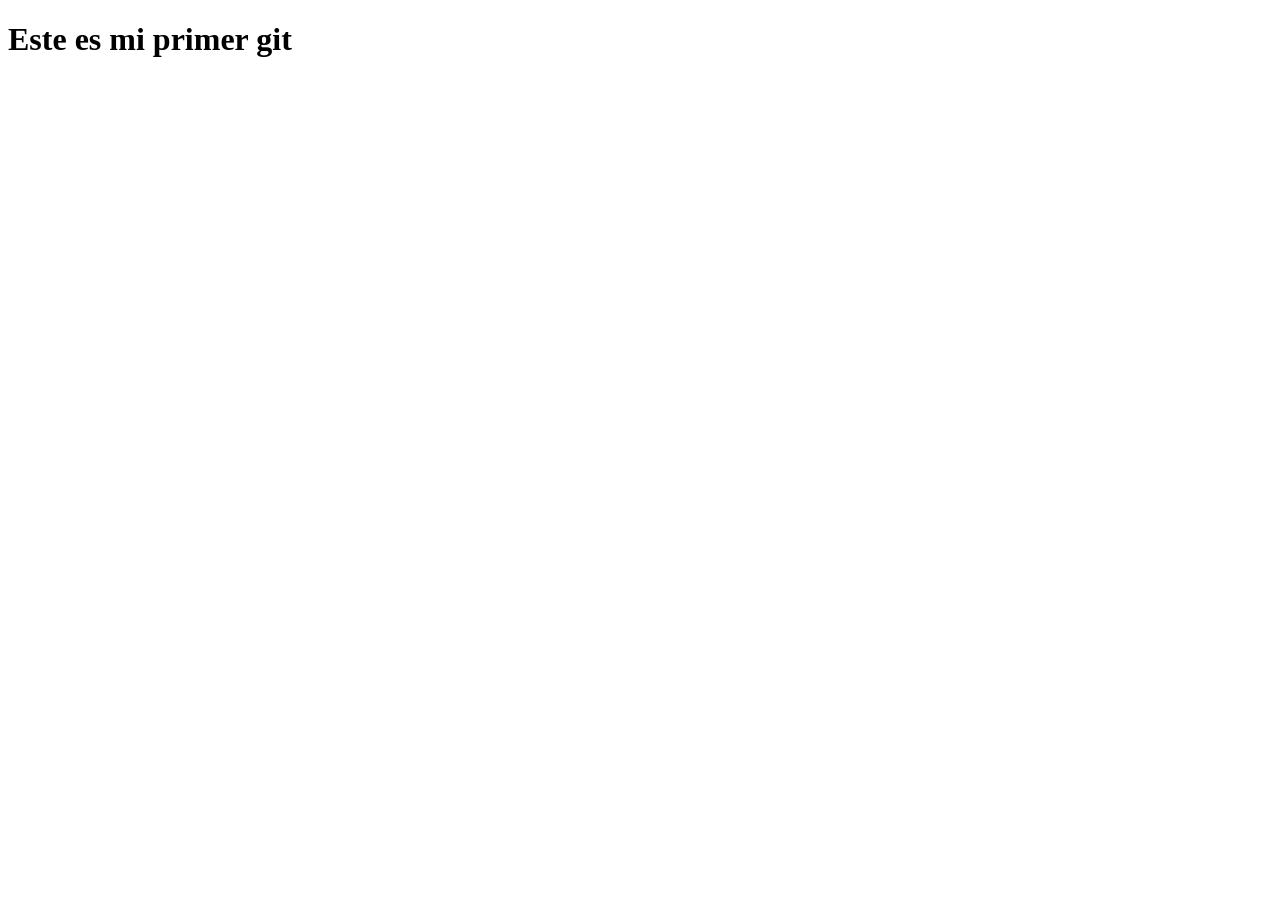
<file: index.html>
<!DOCTYPE html>
<html lang="en">
<head>
    <meta charset="UTF-8">
    <meta name="viewport" content="width=device-width, initial-scale=1.0">
    <title>Document</title>
</head>
<body>
    <h1>Este es mi primer git</h1>
</body>
</html>
</file>
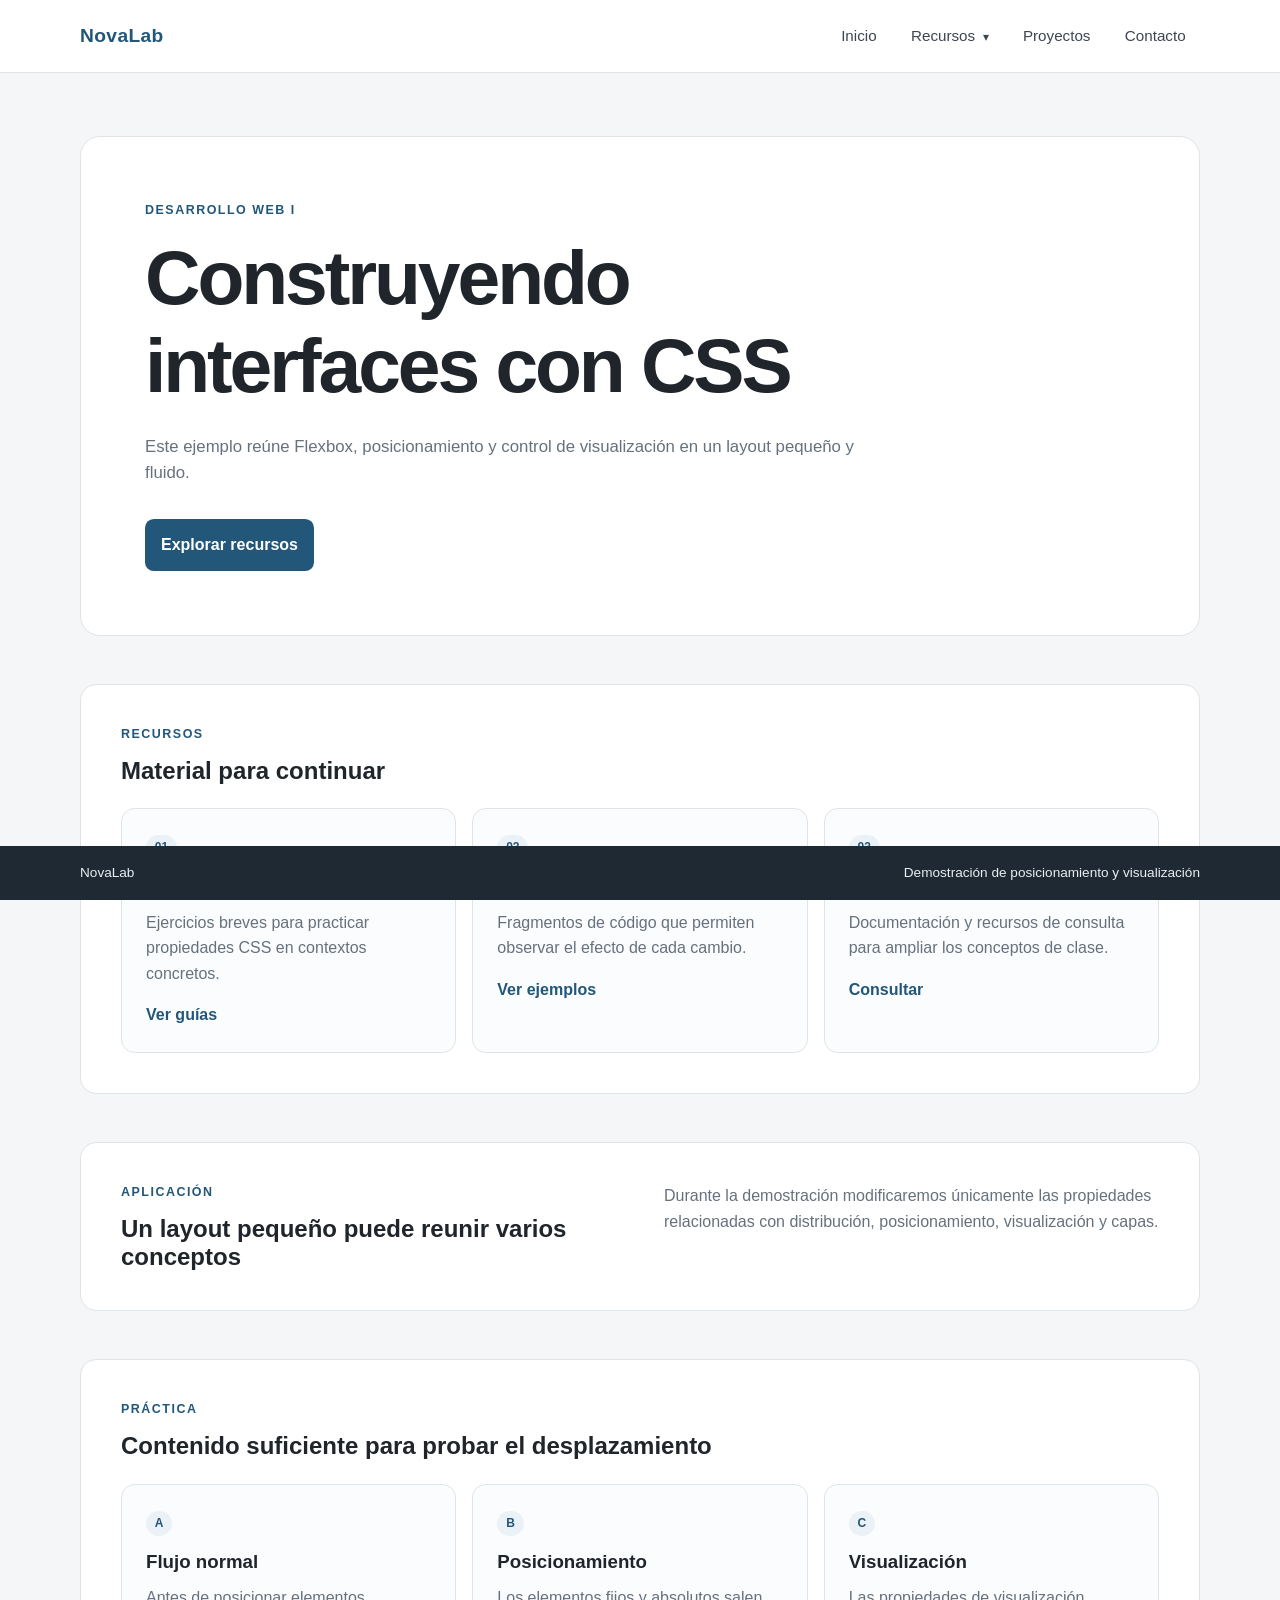
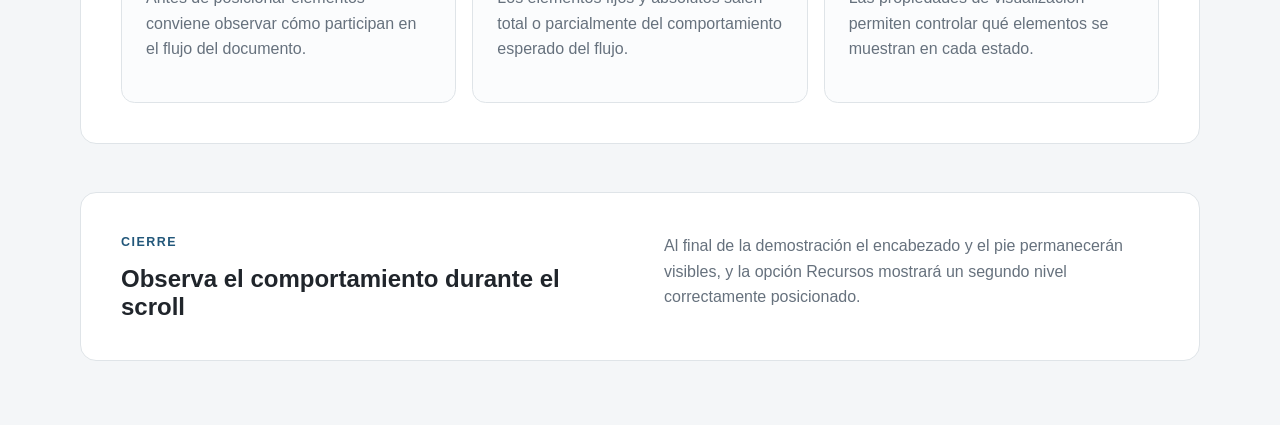
<file: BaseEjemplosSemana4/DemoLayout/index.html>
<!DOCTYPE html>
<html lang="es">
<head>
  <meta charset="UTF-8">
  <meta name="viewport" content="width=device-width, initial-scale=1.0">
  <title>NovaLab | Demostración de layout</title>
  <link rel="stylesheet" href="css/estilos.css">
</head>
<body>
  <header class="site-header">
    <div class="header-inner">
      <a class="brand" href="#inicio">NovaLab</a>

      <nav class="main-nav" aria-label="Navegación principal">
        <ul class="menu">
          <li><a href="#inicio">Inicio</a></li>
          <li class="has-submenu">
            <a href="#recursos">
              Recursos <span class="submenu-arrow" aria-hidden="true">▾</span>
            </a>
            <ul class="submenu">
              <li><a href="#guias">Guías</a></li>
              <li><a href="#ejemplos">Ejemplos</a></li>
              <li><a href="#referencias">Referencias</a></li>
            </ul>
          </li>
          <li><a href="#proyectos">Proyectos</a></li>
          <li><a href="#contacto">Contacto</a></li>
        </ul>
      </nav>
    </div>
  </header>

  <main id="inicio" class="page-content">
    <section class="hero">
      <p class="eyebrow">Desarrollo Web I</p>
      <h1>Construyendo interfaces con CSS</h1>
      <p>
        Este ejemplo reúne Flexbox, posicionamiento y control de visualización
        en un layout pequeño y fluido.
      </p>
      <a class="primary-action" href="#recursos">Explorar recursos</a>
    </section>

    <section id="recursos" class="section-block">
      <div class="section-heading">
        <p class="eyebrow">Recursos</p>
        <h2>Material para continuar</h2>
      </div>

      <div class="card-list">
        <article id="guias" class="card">
          <span class="card-tag">01</span>
          <h3>Guías prácticas</h3>
          <p>Ejercicios breves para practicar propiedades CSS en contextos concretos.</p>
          <a href="#">Ver guías</a>
        </article>

        <article id="ejemplos" class="card">
          <span class="card-tag">02</span>
          <h3>Ejemplos editables</h3>
          <p>Fragmentos de código que permiten observar el efecto de cada cambio.</p>
          <a href="#">Ver ejemplos</a>
        </article>

        <article id="referencias" class="card">
          <span class="card-tag">03</span>
          <h3>Referencias</h3>
          <p>Documentación y recursos de consulta para ampliar los conceptos de clase.</p>
          <a href="#">Consultar</a>
        </article>
      </div>
    </section>

    <section id="proyectos" class="section-block split-section">
      <div>
        <p class="eyebrow">Aplicación</p>
        <h2>Un layout pequeño puede reunir varios conceptos</h2>
      </div>
      <p>
        Durante la demostración modificaremos únicamente las propiedades
        relacionadas con distribución, posicionamiento, visualización y capas.
      </p>
    </section>

    <section class="section-block">
      <div class="section-heading">
        <p class="eyebrow">Práctica</p>
        <h2>Contenido suficiente para probar el desplazamiento</h2>
      </div>
      <div class="card-list">
        <article class="card">
          <span class="card-tag">A</span>
          <h3>Flujo normal</h3>
          <p>Antes de posicionar elementos conviene observar cómo participan en el flujo del documento.</p>
        </article>
        <article class="card">
          <span class="card-tag">B</span>
          <h3>Posicionamiento</h3>
          <p>Los elementos fijos y absolutos salen total o parcialmente del comportamiento esperado del flujo.</p>
        </article>
        <article class="card">
          <span class="card-tag">C</span>
          <h3>Visualización</h3>
          <p>Las propiedades de visualización permiten controlar qué elementos se muestran en cada estado.</p>
        </article>
      </div>
    </section>

    <section id="contacto" class="section-block callout">
      <div>
        <p class="eyebrow">Cierre</p>
        <h2>Observa el comportamiento durante el scroll</h2>
      </div>
      <p>
        Al final de la demostración el encabezado y el pie permanecerán visibles,
        y la opción Recursos mostrará un segundo nivel correctamente posicionado.
      </p>
    </section>
  </main>

  <footer class="site-footer">
    <div class="footer-inner">
      <span>NovaLab</span>
      <span>Demostración de posicionamiento y visualización</span>
    </div>
  </footer>
</body>
</html>
</file>
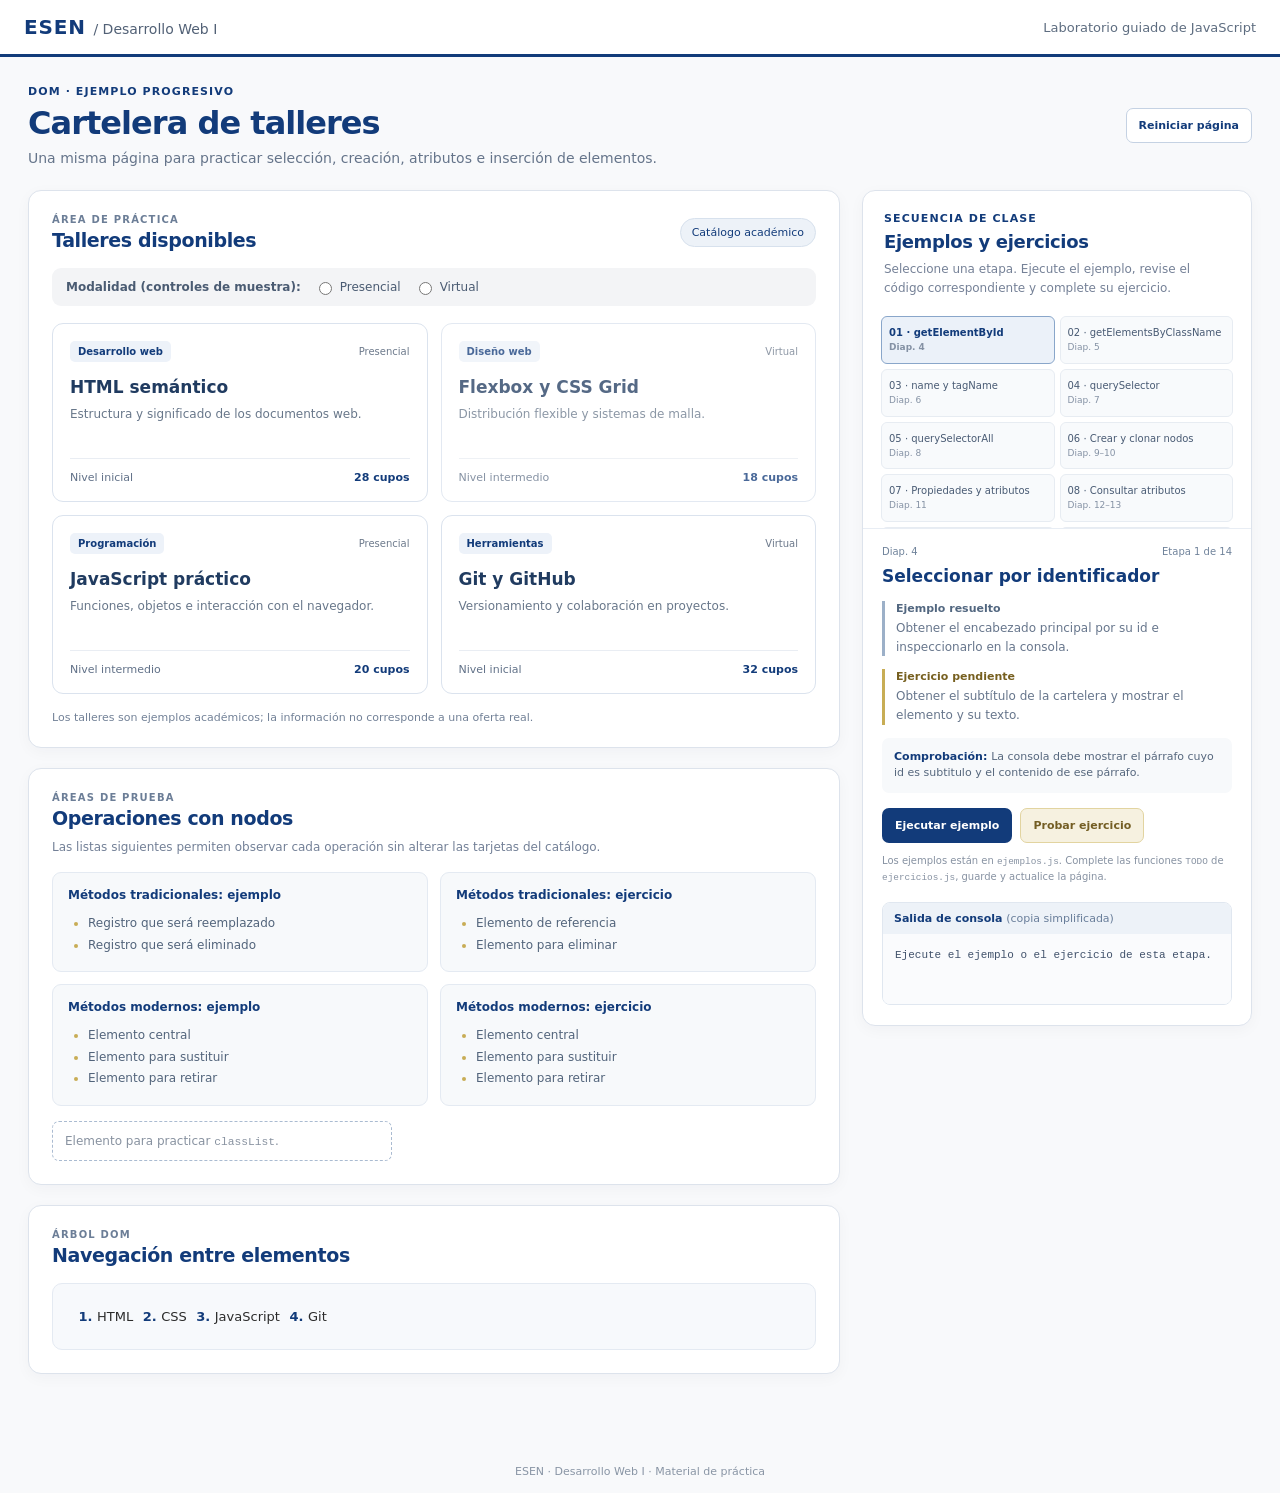
<file: LaboratorioDOM/LaboratorioDOM/index.html>
<!doctype html>
<html lang="es">
<head>
  <meta charset="UTF-8">
  <meta name="viewport" content="width=device-width, initial-scale=1">
  <meta name="description" content="Laboratorio guiado de manipulación del DOM en JavaScript">
  <title>Laboratorio DOM | Desarrollo Web I</title>
  <link rel="stylesheet" href="css/styles.css">
  <script src="js/ejemplos.js" defer></script>
  <script src="js/ejercicios.js" defer></script>
  <script src="js/control.js" defer></script>
</head>
<body>
  <header class="encabezado">
    <div class="marca">ESEN <span class="marca__division">/ Desarrollo Web I</span></div>
    <div class="encabezado__detalle">Laboratorio guiado de JavaScript</div>
  </header>

  <main class="pagina">
    <section class="presentacion">
      <div>
        <p class="sobrelinea">DOM · Ejemplo progresivo</p>
        <h1 id="titulo-principal">Cartelera de talleres</h1>
        <p id="subtitulo">Una misma página para practicar selección, creación, atributos e inserción de elementos.</p>
      </div>
      <div class="presentacion__acciones">
        <button id="boton-reiniciar" class="boton boton--secundario" type="button">Reiniciar página</button>
      </div>
    </section>

    <div class="distribucion">
      <div class="escenario">
        <section class="seccion" aria-labelledby="titulo-catalogo">
          <div class="seccion__cabecera">
            <div>
              <p class="seccion__etiqueta">Área de práctica</p>
              <h2 id="titulo-catalogo">Talleres disponibles</h2>
            </div>
            <span id="etiqueta-atributos" class="etiqueta-sistema" title="Etiqueta de demostración">Catálogo académico</span>
          </div>

          <div class="filtros" aria-label="Controles de ejemplo para getElementsByName">
            <span class="filtros__titulo">Modalidad (controles de muestra):</span>
            <label><input type="radio" name="modalidad" value="presencial"> Presencial</label>
            <label><input type="radio" name="modalidad" value="virtual"> Virtual</label>
          </div>

          <div id="catalogo-talleres" class="tarjetas">
            <article id="taller-html" class="taller" data-codigo="DW-101" data-nivel="inicial" data-modalidad="presencial" data-cupo="28" title="Introducción a HTML">
              <div class="taller__meta"><span class="categoria">Desarrollo web</span><span class="modalidad">Presencial</span></div>
              <h3>HTML semántico</h3>
              <p class="taller__descripcion">Estructura y significado de los documentos web.</p>
              <div class="taller__pie"><span class="nivel">Nivel inicial</span><strong>28 cupos</strong></div>
            </article>
            <article id="taller-css" class="taller atenuada" data-codigo="DW-102" data-nivel="intermedio" data-modalidad="virtual" data-cupo="18" title="Diseño con CSS">
              <div class="taller__meta"><span class="categoria">Diseño web</span><span class="modalidad">Virtual</span></div>
              <h3>Flexbox y CSS Grid</h3>
              <p class="taller__descripcion">Distribución flexible y sistemas de malla.</p>
              <div class="taller__pie"><span class="nivel">Nivel intermedio</span><strong>18 cupos</strong></div>
            </article>
            <article id="taller-js" class="taller" data-codigo="DW-103" data-nivel="intermedio" data-modalidad="presencial" data-cupo="20" title="Programación con JavaScript">
              <div class="taller__meta"><span class="categoria">Programación</span><span class="modalidad">Presencial</span></div>
              <h3>JavaScript práctico</h3>
              <p class="taller__descripcion">Funciones, objetos e interacción con el navegador.</p>
              <div class="taller__pie"><span class="nivel">Nivel intermedio</span><strong>20 cupos</strong></div>
            </article>
            <article id="taller-git" class="taller" data-codigo="DW-104" data-nivel="inicial" data-modalidad="virtual" data-cupo="32" title="Control de versiones con Git">
              <div class="taller__meta"><span class="categoria">Herramientas</span><span class="modalidad">Virtual</span></div>
              <h3>Git y GitHub</h3>
              <p class="taller__descripcion">Versionamiento y colaboración en proyectos.</p>
              <div class="taller__pie"><span class="nivel">Nivel inicial</span><strong>32 cupos</strong></div>
            </article>
          </div>
          <p id="mensaje-estatico" class="mensaje" title="Aviso de cartelera">Los talleres son ejemplos académicos; la información no corresponde a una oferta real.</p>
        </section>

        <section class="seccion" aria-labelledby="titulo-pruebas">
          <div class="seccion__cabecera">
            <div><p class="seccion__etiqueta">Áreas de prueba</p><h2 id="titulo-pruebas">Operaciones con nodos</h2></div>
          </div>
          <p class="detalle-seccion">Las listas siguientes permiten observar cada operación sin alterar las tarjetas del catálogo.</p>
          <div class="rejilla-listas">
            <div class="zona-lista">
              <h3>Métodos tradicionales: ejemplo</h3>
              <ul id="lista-tradicional-demo" class="lista-nodos">
                <li id="tradicional-reemplazar">Registro que será reemplazado</li>
                <li id="tradicional-eliminar">Registro que será eliminado</li>
              </ul>
            </div>
            <div class="zona-lista">
              <h3>Métodos tradicionales: ejercicio</h3>
              <ul id="lista-tradicional-ejercicio" class="lista-nodos">
                <li id="ejercicio-referencia">Elemento de referencia</li>
                <li id="ejercicio-eliminar">Elemento para eliminar</li>
              </ul>
            </div>
            <div class="zona-lista">
              <h3>Métodos modernos: ejemplo</h3>
              <ul id="lista-moderna-demo" class="lista-nodos">
                <li id="moderna-ancla">Elemento central</li>
                <li id="moderna-reemplazar">Elemento para sustituir</li>
                <li id="moderna-eliminar">Elemento para retirar</li>
              </ul>
            </div>
            <div class="zona-lista">
              <h3>Métodos modernos: ejercicio</h3>
              <ul id="lista-moderna-ejercicio" class="lista-nodos">
                <li id="ejercicio-moderno-ancla">Elemento central</li>
                <li id="ejercicio-moderno-reemplazar">Elemento para sustituir</li>
                <li id="ejercicio-moderno-eliminar">Elemento para retirar</li>
              </ul>
            </div>
          </div>
          <div class="pie-ejemplos">
            <div id="bloque-estado" class="estado compacta atenuada">Elemento para practicar <code>classList</code>.</div>
            <p id="nota-temporal" hidden>Este mensaje era inicialmente invisible mediante el atributo <code>hidden</code>.</p>
          </div>
        </section>

        <section class="seccion" aria-labelledby="titulo-navegacion">
          <div class="seccion__cabecera"><div><p class="seccion__etiqueta">Árbol DOM</p><h2 id="titulo-navegacion">Navegación entre elementos</h2></div></div>
          <div id="panel-navegacion" class="panel-navegacion">
            <ol id="lista-navegacion">
              <li>HTML</li>
              <li id="navega-centro">CSS</li>
              <li>JavaScript</li>
              <li>Git</li>
            </ol>
          </div>
        </section>
      </div>

      <aside class="guia" aria-label="Panel de trabajo guiado">
        <div class="guia__cabecera">
          <p class="sobrelinea">Secuencia de clase</p>
          <h2>Ejemplos y ejercicios</h2>
          <p>Seleccione una etapa. Ejecute el ejemplo, revise el código correspondiente y complete su ejercicio.</p>
        </div>
        <nav id="navegacion-etapas" class="navegacion-etapas" aria-label="Etapas del laboratorio">
          <button type="button" data-etapa="1">01 · getElementById <small>Diap. 4</small></button>
          <button type="button" data-etapa="2">02 · getElementsByClassName <small>Diap. 5</small></button>
          <button type="button" data-etapa="3">03 · name y tagName <small>Diap. 6</small></button>
          <button type="button" data-etapa="4">04 · querySelector <small>Diap. 7</small></button>
          <button type="button" data-etapa="5">05 · querySelectorAll <small>Diap. 8</small></button>
          <button type="button" data-etapa="6">06 · Crear y clonar nodos <small>Diap. 9–10</small></button>
          <button type="button" data-etapa="7">07 · Propiedades y atributos <small>Diap. 11</small></button>
          <button type="button" data-etapa="8">08 · Consultar atributos <small>Diap. 12–13</small></button>
          <button type="button" data-etapa="9">09 · Modificar atributos <small>Diap. 14–15</small></button>
          <button type="button" data-etapa="10">10 · classList <small>Diap. 16</small></button>
          <button type="button" data-etapa="11">11 · dataset <small>Diap. 17–18</small></button>
          <button type="button" data-etapa="12">12 · Inserción tradicional <small>Diap. 19–20</small></button>
          <button type="button" data-etapa="13">13 · Inserción moderna <small>Diap. 21</small></button>
          <button type="button" data-etapa="14">14 · Navegación del DOM <small>Diap. 22–23</small></button>
        </nav>
        <section class="actividad" aria-live="polite" aria-label="Actividad seleccionada">
          <div class="actividad__meta"><span id="etapa-paginas">Diap. 4</span><span id="etapa-contador">Etapa 1 de 14</span></div>
          <h3 id="etapa-titulo">Seleccionar por identificador</h3>
          <div class="bloque-instruccion"><strong>Ejemplo resuelto</strong><p id="etapa-ejemplo"></p></div>
          <div class="bloque-instruccion bloque-instruccion--tarea"><strong>Ejercicio pendiente</strong><p id="etapa-ejercicio"></p></div>
          <p id="etapa-criterio" class="criterio"></p>
          <div class="actividad__acciones">
            <button id="boton-ejemplo" class="boton boton--primario" type="button">Ejecutar ejemplo</button>
            <button id="boton-ejercicio" class="boton boton--acento" type="button">Probar ejercicio</button>
          </div>
          <p class="ayuda">Los ejemplos están en <code>ejemplos.js</code>. Complete las funciones <code>TODO</code> de <code>ejercicios.js</code>, guarde y actualice la página.</p>
          <div class="salida">
            <div class="salida__titulo">Salida de consola <span>(copia simplificada)</span></div>
            <pre id="salida-consola" aria-live="polite">Seleccione y ejecute una etapa.</pre>
          </div>
        </section>
      </aside>
    </div>
  </main>
  <footer class="pie-pagina">ESEN · Desarrollo Web I · Material de práctica</footer>
</body>
</html>
</file>
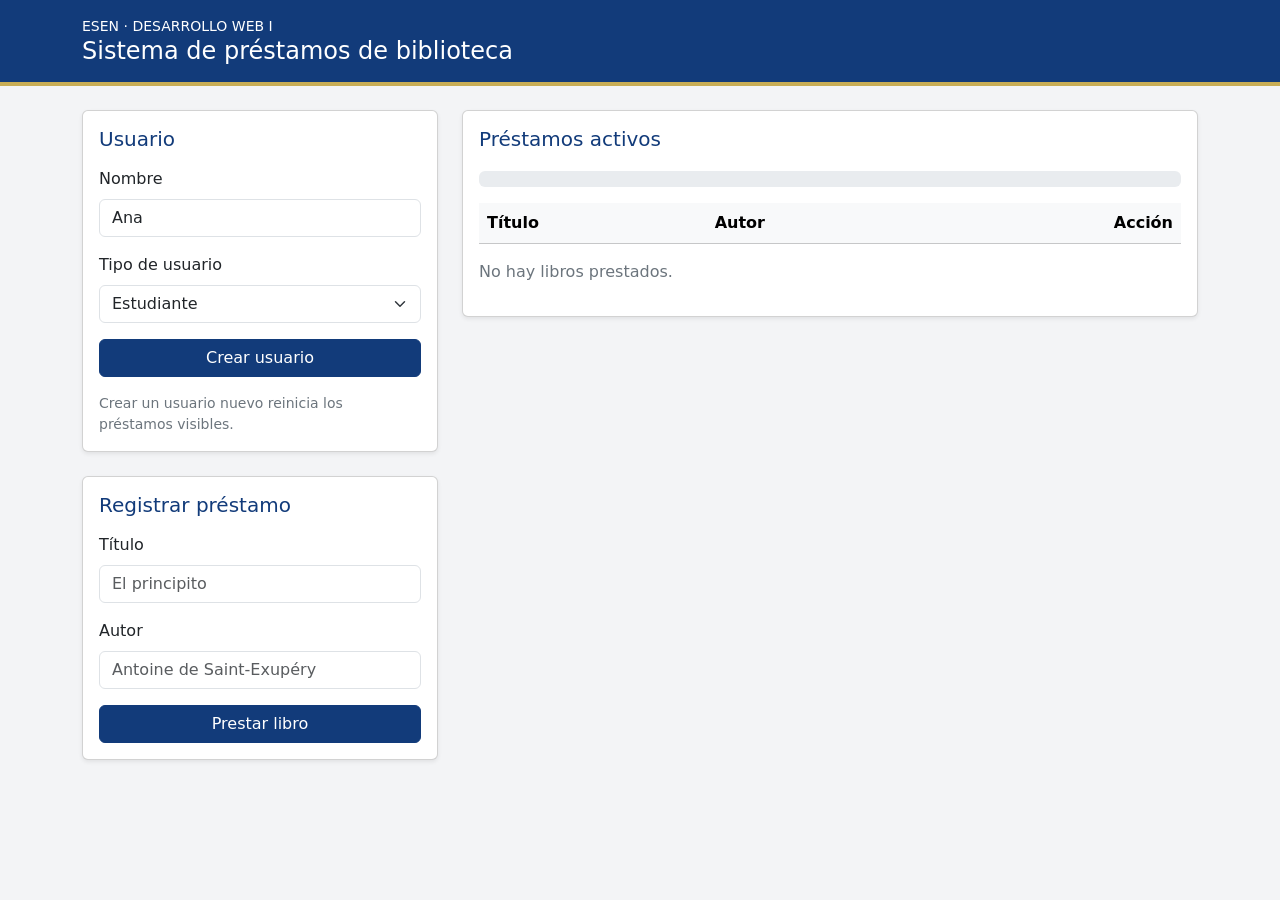
<file: POO_Biblioteca_semana9/estudiantes/index.html>
<!doctype html>
<html lang="es">
<head>
  <meta charset="utf-8">
  <meta name="viewport" content="width=device-width, initial-scale=1">
  <title>Biblioteca | Desarrollo Web I</title>
  <link href="https://cdn.jsdelivr.net/npm/bootstrap@5.3.3/dist/css/bootstrap.min.css" rel="stylesheet">
  <style>
    :root { --azul-esen: #123B7A; --dorado-esen: #C8AD55; }
    body { background: #F3F4F6; color: #2B2B2B; }
    .encabezado { background: var(--azul-esen); border-bottom: 4px solid var(--dorado-esen); }
    .btn-primary { --bs-btn-bg: #123B7A; --bs-btn-border-color: #123B7A; --bs-btn-hover-bg: #0d2b58; --bs-btn-hover-border-color: #0d2b58; }
    .text-es { color: var(--azul-esen); }
  </style>
</head>
<body>
  <header class="encabezado text-white py-3 mb-4">
    <div class="container">
      <div class="small text-uppercase">ESEN · Desarrollo Web I</div>
      <h1 class="h4 mb-0">Sistema de préstamos de biblioteca</h1>
    </div>
  </header>

  <main class="container pb-5">
    <div class="row g-4">
      <div class="col-lg-4">
        <section class="card shadow-sm mb-4">
          <div class="card-body">
            <h2 class="h5 text-es mb-3">Usuario</h2>
            <form id="form-usuario">
              <div class="mb-3">
                <label class="form-label" for="nombre">Nombre</label>
                <input class="form-control" id="nombre" name="nombre" type="text" value="Ana" required>
              </div>
              <div class="mb-3">
                <label class="form-label" for="tipo">Tipo de usuario</label>
                <select class="form-select" id="tipo" name="tipo">
                  <option value="estudiante">Estudiante</option>
                  <option value="docente">Docente</option>
                </select>
              </div>
              <button class="btn btn-primary w-100" type="submit">Crear usuario</button>
            </form>
            <p class="small text-secondary mb-0 mt-3">Crear un usuario nuevo reinicia los préstamos visibles.</p>
          </div>
        </section>

        <section class="card shadow-sm">
          <div class="card-body">
            <h2 class="h5 text-es mb-3">Registrar préstamo</h2>
            <form id="form-prestamo">
              <div class="mb-3">
                <label class="form-label" for="titulo">Título</label>
                <input class="form-control" id="titulo" name="titulo" type="text" placeholder="El principito" required>
              </div>
              <div class="mb-3">
                <label class="form-label" for="autor">Autor</label>
                <input class="form-control" id="autor" name="autor" type="text" placeholder="Antoine de Saint-Exupéry" required>
              </div>
              <button class="btn btn-primary w-100" type="submit">Prestar libro</button>
            </form>
          </div>
        </section>
      </div>

      <div class="col-lg-8">
        <div id="mensaje" class="alert" role="status" aria-live="polite" hidden></div>
        <section class="card shadow-sm">
          <div class="card-body">
            <div class="d-flex justify-content-between align-items-start flex-wrap gap-2 mb-3">
              <div>
                <h2 class="h5 text-es mb-1">Préstamos activos</h2>
                <p id="resumen" class="text-secondary mb-0"></p>
              </div>
              <span id="contador" class="badge text-bg-light border fs-6"></span>
            </div>
            <div class="progress mb-3" role="progressbar" aria-label="Ocupación de préstamos" aria-valuemin="0" aria-valuemax="100" aria-valuenow="0">
              <div id="barra" class="progress-bar" style="width: 0%; background-color: #123B7A"></div>
            </div>
            <div class="table-responsive">
              <table class="table align-middle mb-0">
                <thead class="table-light">
                  <tr><th scope="col">Título</th><th scope="col">Autor</th><th scope="col" class="text-end">Acción</th></tr>
                </thead>
                <tbody id="tabla-prestamos"></tbody>
              </table>
            </div>
            <p id="sin-prestamos" class="text-secondary mb-0 py-3">No hay libros prestados.</p>
          </div>
        </section>
      </div>
    </div>
  </main>

  <script src="biblioteca.js"></script>
  <script src="app.js"></script>
</body>
</html>
</file>
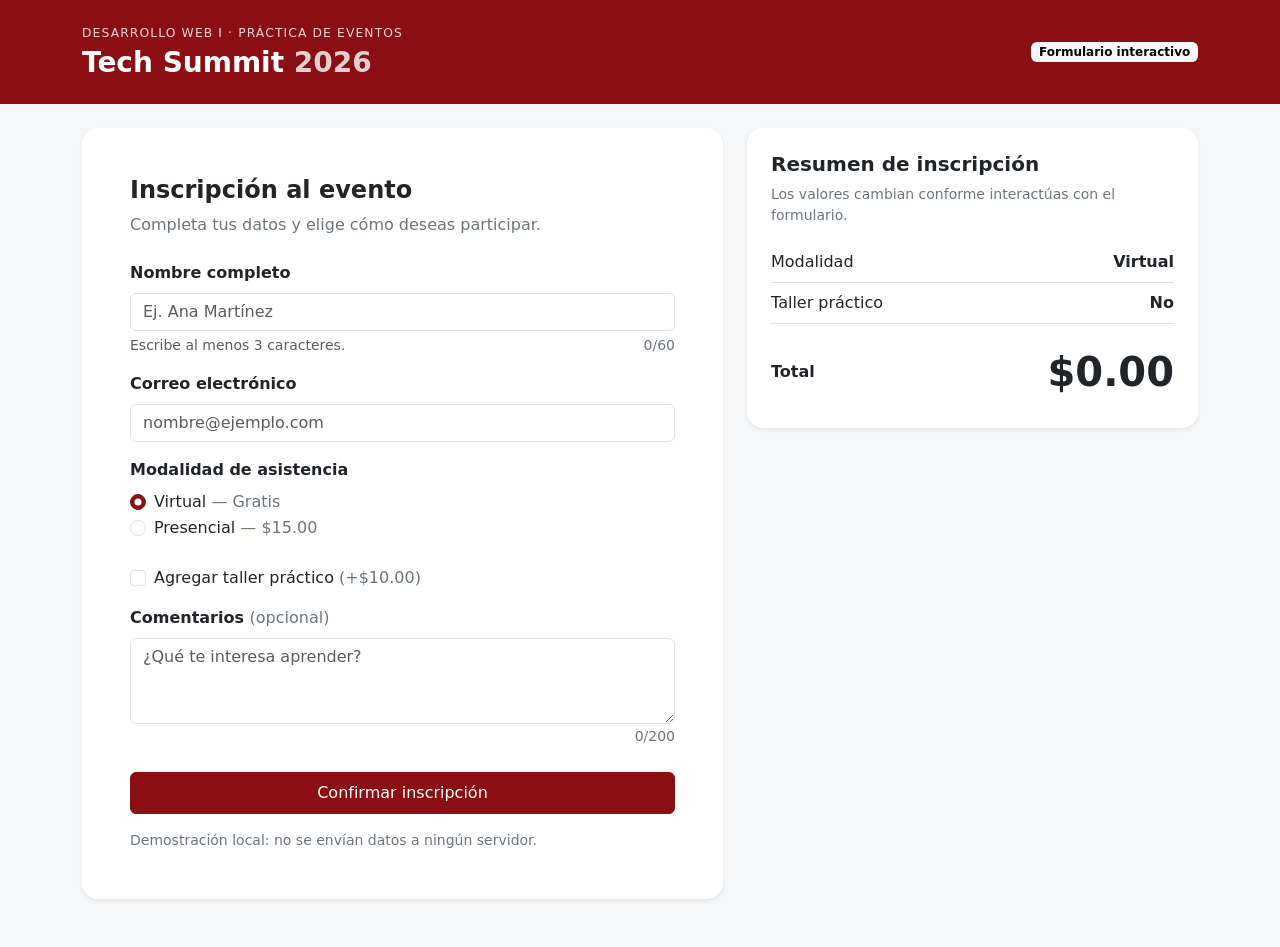
<file: semana8/EjemploEventos/index.html>
<!doctype html>
<html lang="es">
<head>
  <meta charset="utf-8">
  <meta name="viewport" content="width=device-width, initial-scale=1">
  <title>Tech Summit 2026 | Inscripción</title>
  <link href="https://cdn.jsdelivr.net/npm/bootstrap@5.3.3/dist/css/bootstrap.min.css" rel="stylesheet" integrity="sha384-QWTKZyjpPEjISv5WaRU9OFeRpok6YctnYmDr5pNlyT2bRjXh0JMhjY6hW+ALEwIH" crossorigin="anonymous">
  <link rel="stylesheet" href="styles.css">
  <script src="script.js" defer></script>
</head>
<body>
  <header class="site-header py-4 mb-4">
    <div class="container d-flex flex-column flex-sm-row justify-content-between align-items-sm-center gap-2">
      <div>
        <p class="eyebrow mb-1">Desarrollo Web I · Práctica de eventos</p>
        <h1 class="h3 mb-0 fw-bold">Tech Summit <span class="year">2026</span></h1>
      </div>
      <span class="badge text-bg-light align-self-start align-self-sm-center">Formulario interactivo</span>
    </div>
  </header>

  <main class="container pb-5">
    <div class="row g-4 justify-content-center">
      <div class="col-12 col-lg-7">
        <section class="card shadow-sm border-0" aria-labelledby="tituloFormulario">
          <div class="card-body p-4 p-md-5">
            <h2 id="tituloFormulario" class="h4 fw-bold">Inscripción al evento</h2>
            <p class="text-secondary mb-4">Completa tus datos y elige cómo deseas participar.</p>

            <form id="formInscripcion" novalidate>
              <div class="mb-3">
                <label for="nombre" class="form-label fw-semibold">Nombre completo</label>
                <input type="text" class="form-control" id="nombre" maxlength="60" placeholder="Ej. Ana Martínez" autocomplete="name" required>
                <div class="d-flex justify-content-between mt-1">
                  <small id="ayudaNombre" class="form-text mt-0">Escribe al menos 3 caracteres.</small>
                  <small class="text-secondary" id="contadorNombre" aria-live="polite">0/60</small>
                </div>
                <div class="invalid-feedback" id="errorNombre">Ingresa un nombre de al menos 3 caracteres.</div>
              </div>

              <div class="mb-3">
                <label for="correo" class="form-label fw-semibold">Correo electrónico</label>
                <input type="email" class="form-control" id="correo" placeholder="nombre@ejemplo.com" autocomplete="email" required>
                <div class="invalid-feedback" id="errorCorreo">Introduce un correo electrónico válido.</div>
              </div>

              <fieldset class="mb-4">
                <legend class="form-label fw-semibold fs-6">Modalidad de asistencia</legend>
                <div class="form-check">
                  <input class="form-check-input" type="radio" name="modalidad" id="modalidadVirtual" value="virtual" checked>
                  <label class="form-check-label" for="modalidadVirtual">Virtual <span class="text-secondary">— Gratis</span></label>
                </div>
                <div class="form-check">
                  <input class="form-check-input" type="radio" name="modalidad" id="modalidadPresencial" value="presencial">
                  <label class="form-check-label" for="modalidadPresencial">Presencial <span class="text-secondary">— $15.00</span></label>
                </div>
              </fieldset>

              <div class="form-check mb-3">
                <input class="form-check-input" type="checkbox" id="taller">
                <label class="form-check-label" for="taller">Agregar taller práctico <span class="text-secondary">(+$10.00)</span></label>
              </div>

              <div class="mb-4">
                <label for="comentarios" class="form-label fw-semibold">Comentarios <span class="fw-normal text-secondary">(opcional)</span></label>
                <textarea class="form-control" id="comentarios" rows="3" maxlength="200" placeholder="¿Qué te interesa aprender?"></textarea>
                <div class="text-end"><small id="contadorComentarios" class="text-secondary" aria-live="polite">0/200</small></div>
              </div>

              <button type="submit" class="btn btn-primary w-100 py-2" id="btnEnviar">Confirmar inscripción</button>
              <p class="text-secondary small mt-3 mb-0">Demostración local: no se envían datos a ningún servidor.</p>
            </form>
          </div>
        </section>
      </div>

      <div class="col-12 col-lg-5">
        <aside class="card border-0 shadow-sm summary-card" aria-labelledby="tituloResumen">
          <div class="card-body p-4">
            <h2 id="tituloResumen" class="h5 fw-bold">Resumen de inscripción</h2>
            <p class="text-secondary small">Los valores cambian conforme interactúas con el formulario.</p>
            <div class="d-flex justify-content-between py-2 border-bottom"><span>Modalidad</span><strong id="resumenModalidad">Virtual</strong></div>
            <div class="d-flex justify-content-between py-2 border-bottom"><span>Taller práctico</span><strong id="resumenTaller">No</strong></div>
            <div class="d-flex justify-content-between align-items-center pt-4 pb-2"><span class="fw-semibold">Total</span><strong id="total" class="display-6 fw-bold">$0.00</strong></div>
          </div>
        </aside>
        <div id="mensajeResultado" class="mt-3" role="status" aria-live="polite"></div>
      </div>
    </div>
  </main>
</body>
</html>
</file>
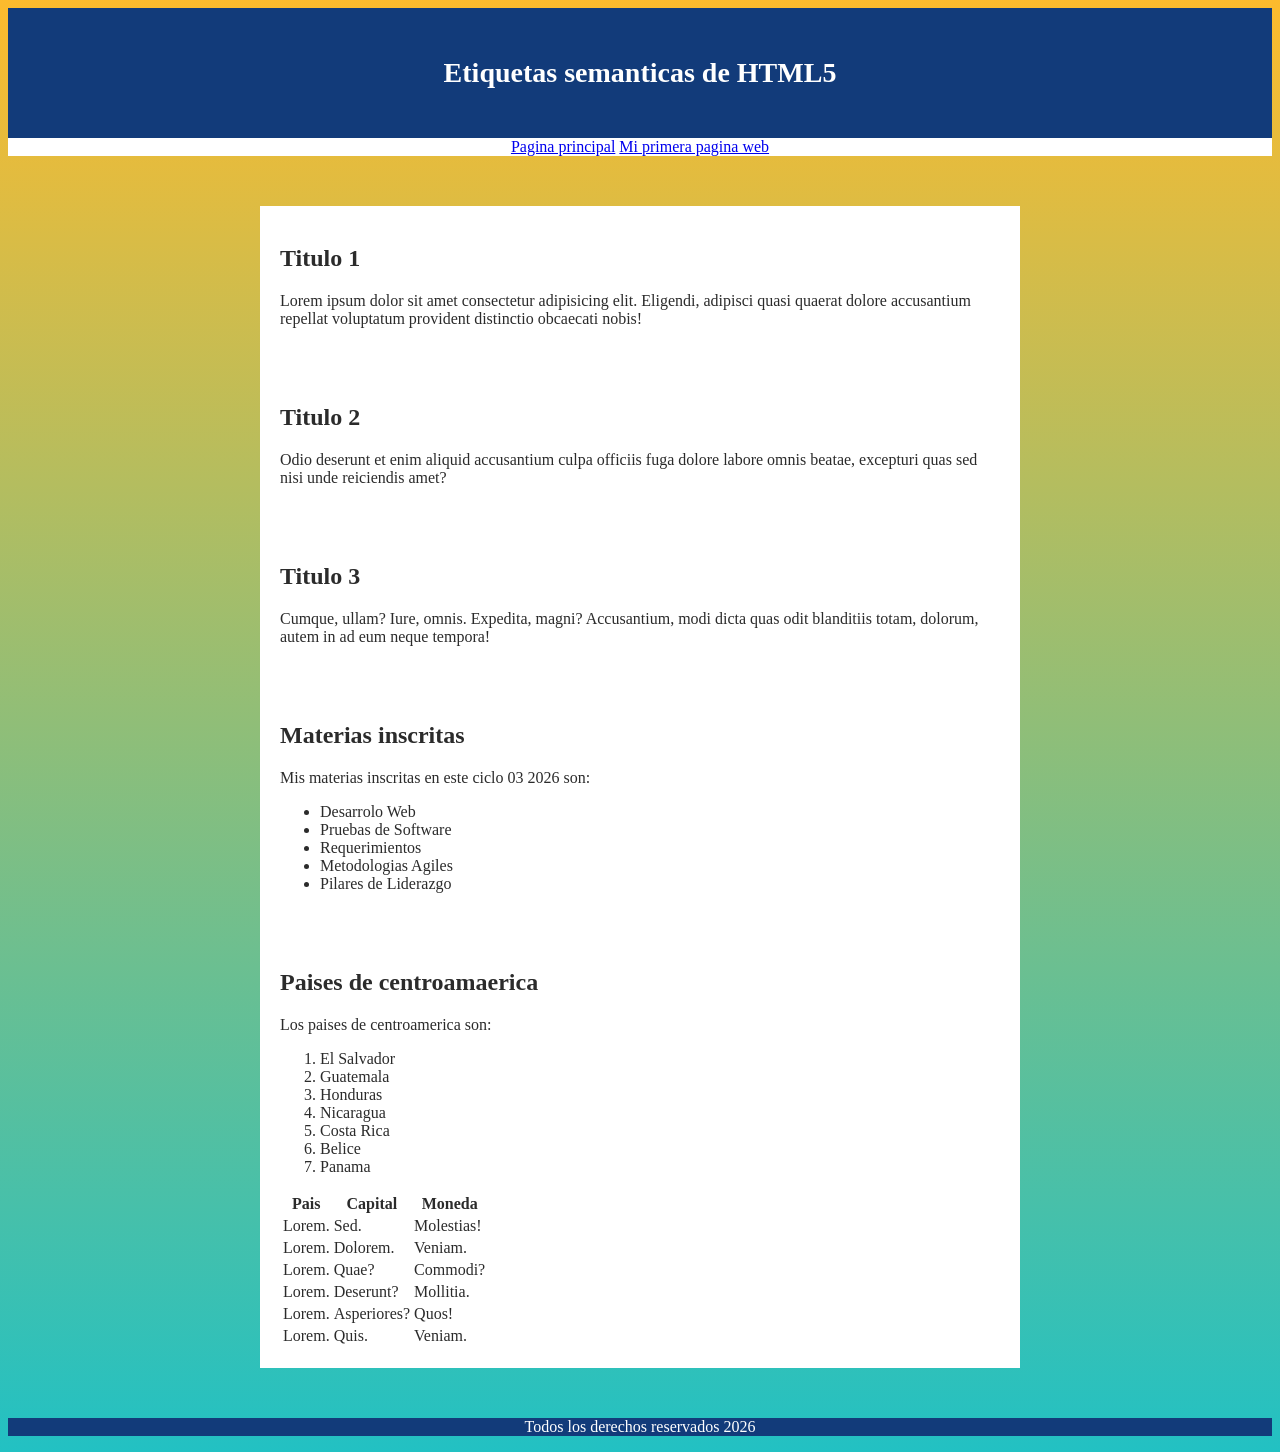
<file: semana1/EstructuraSemantica.html>
<!DOCTYPE html>
<html lang="en">
<head>
    <meta charset="UTF-8">
    <meta name="viewport" content="width=device-width, initial-scale=1.0">
    <title>Estructura semantica</title>
    <link rel="stylesheet" href="css/style.css">
</head>
<body>
    <header>
        <h1>Etiquetas semanticas de HTML5</h1>
    </header>
    <nav>
        <a href="#">Pagina principal</a>
        <a href="Holamundo.html">Mi primera pagina web</a>
    </nav>
    <section class="container">
        <article>
            <h2>Titulo 1</h2>
            <p>Lorem ipsum dolor sit amet consectetur adipisicing elit. Eligendi, adipisci quasi quaerat dolore accusantium repellat voluptatum provident distinctio obcaecati nobis!</p>
        </article>
        <article>
            <h2>Titulo 2</h2>
            <p>Odio deserunt et enim aliquid accusantium culpa officiis fuga dolore labore omnis beatae, excepturi quas sed nisi unde reiciendis amet?</p>
        </article>
        <article>
            <h2>Titulo 3</h2>
            <p>Cumque, ullam? Iure, omnis. Expedita, magni? Accusantium, modi dicta quas odit blanditiis totam, dolorum, autem in ad eum neque tempora!</p>
        </article>
        <article>
            <h2>Materias inscritas</h2>
            <p>Mis materias inscritas en este ciclo 03 2026 son:</p>
            <ul>
                <li>Desarrolo Web</li>
                <li>Pruebas de Software</li>
                <li>Requerimientos</li>
                <li>Metodologias Agiles</li>
                <li>Pilares de Liderazgo</li>
            </ul>
        </article>
        <article>
            <h2>Paises de centroamaerica</h2>
            <p>Los paises de centroamerica son:</p>
            <ol>
                <li>El Salvador</li>
                <li>Guatemala</li>
                <li>Honduras</li>
                <li>Nicaragua</li>
                <li>Costa Rica</li>
                <li>Belice</li>
                <li>Panama</li>
            </ol>

            <table>
                <tr>
                    <th>Pais</th>
                    <th>Capital</th>
                    <th>Moneda</th>
                </tr>
                <tr>
                    <td>Lorem.</td>
                    <td>Sed.</td>
                    <td>Molestias!</td>
                </tr>
                <tr>
                    <td>Lorem.</td>
                    <td>Dolorem.</td>
                    <td>Veniam.</td>
                </tr>
                <tr>
                    <td>Lorem.</td>
                    <td>Quae?</td>
                    <td>Commodi?</td>
                </tr>
                <tr>
                    <td>Lorem.</td>
                    <td>Deserunt?</td>
                    <td>Mollitia.</td>
                </tr>
                <tr>
                    <td>Lorem.</td>
                    <td>Asperiores?</td>
                    <td>Quos!</td>
                </tr>
                <tr>
                    <td>Lorem.</td>
                    <td>Quis.</td>
                    <td>Veniam.</td>
                </tr>
            </table>
        </article>
    </section>
    <footer>
        <p>Todos los derechos reservados 2026</p>
    </footer>
</body>
</html>
</file>
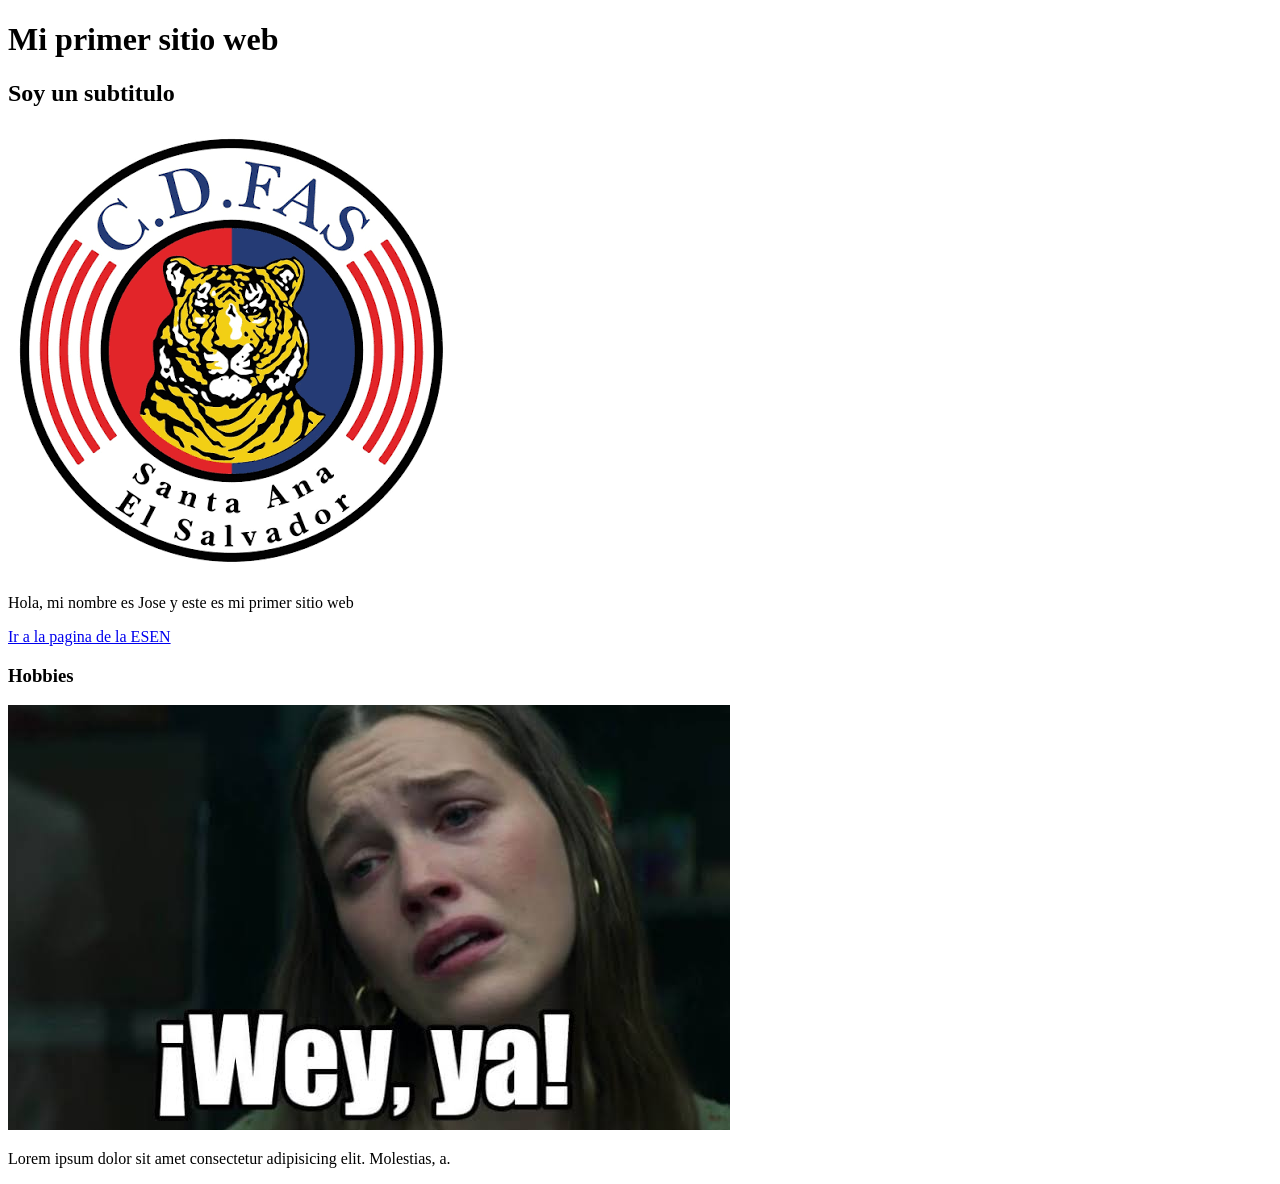
<file: semana1/Holamundo.html>
<!DOCTYPE html>
<html lang="en">
<head>
    <meta charset="UTF-8">
    <meta name="viewport" content="width=device-width, initial-scale=1.0">
    <title>Mi primera pagina web</title>
</head>
<body>
    <h1>Mi primer sitio web</h1>
    <div>
        <h2>Soy un subtitulo</h2>
        <img src="img/fas.png" alt="El mejor equipo del El Salvador">
        <p>Hola, mi nombre es Jose y este es mi primer sitio web</p>
        <a href="https://www.esen.edu.sv/">Ir a la pagina de la ESEN</a>
        
    </div>
    <div>
        <h3>Hobbies</h3>
        <img src="../imagenes/wey.jpg" alt="wey, ya">
        <p>Lorem ipsum dolor sit amet consectetur adipisicing elit. Molestias, a.</p>
    </div>
    
    
</body>
</html>
</file>
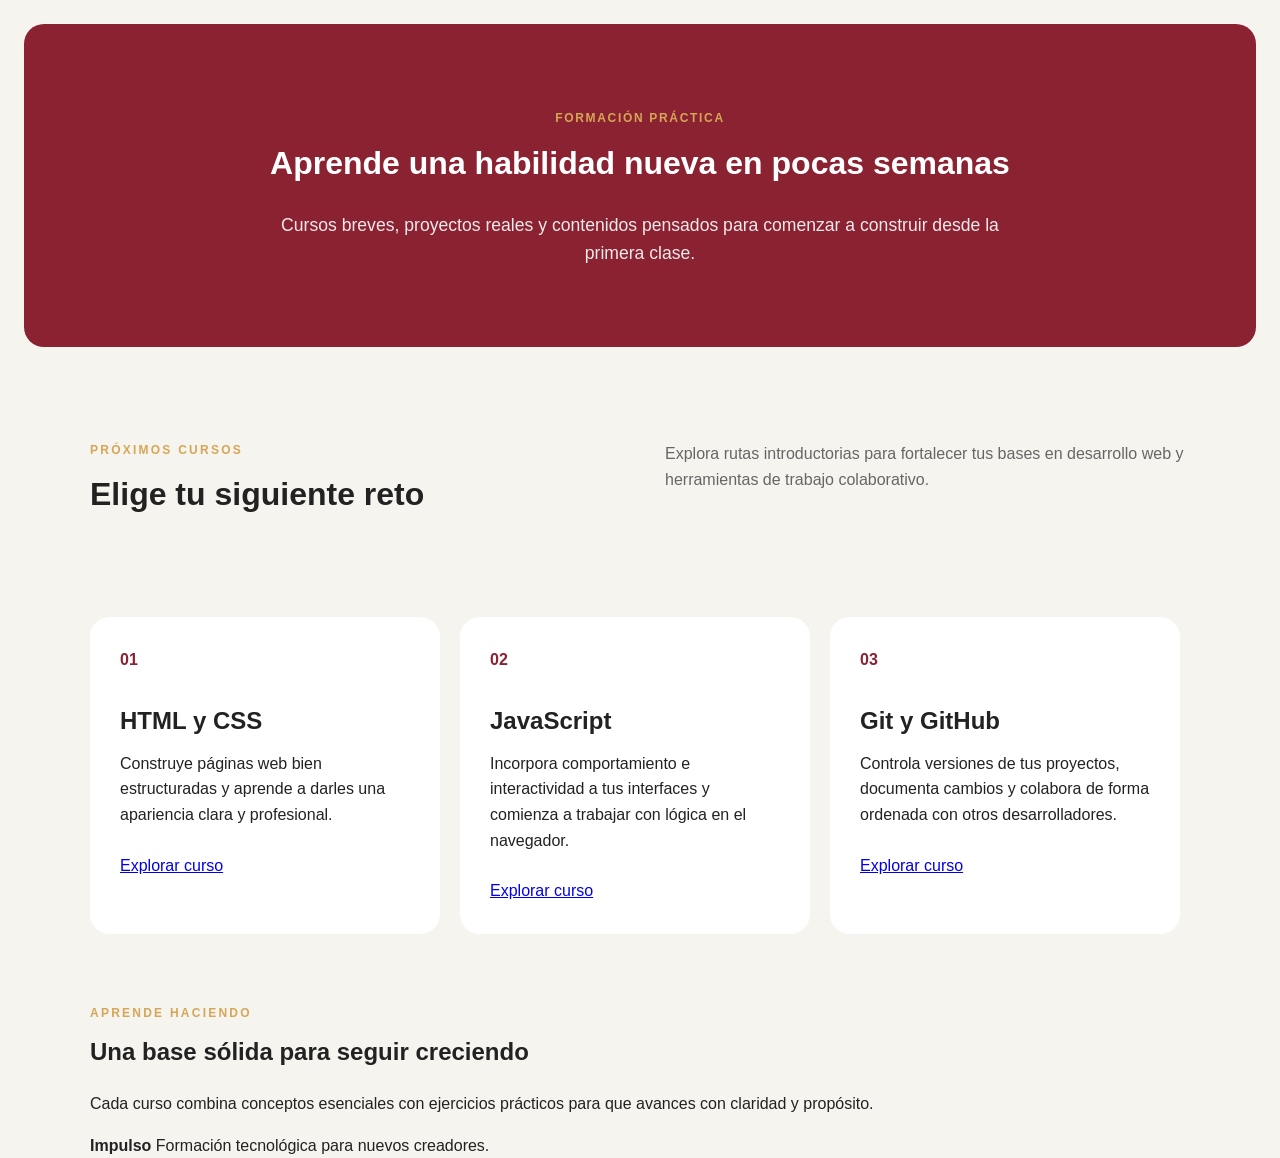
<file: semana3/base.html>
<!DOCTYPE html>
<html lang="es">
<head>
    <meta charset="UTF-8">
    <meta name="viewport" content="width=device-width, initial-scale=1.0">
    <title>Impulso | Cursos cortos</title>
    <link rel="stylesheet" href="css/styles.css">
</head>
<body>

    <header class="hero">
        <div class="hero__contenido">
            <span class="hero__etiqueta">FORMACIÓN PRÁCTICA</span>
            <h1>Aprende una habilidad nueva en pocas semanas</h1>
            <p>
                Cursos breves, proyectos reales y contenidos pensados para
                comenzar a construir desde la primera clase.
            </p>
        </div>
    </header>

    <main class="contenedor">

        <section class="presentacion">
            <div>
                <p class="seccion-etiqueta">PRÓXIMOS CURSOS</p>
                <h2>Elige tu siguiente reto</h2>
            </div>

            <p class="presentacion__texto">
                Explora rutas introductorias para fortalecer tus bases en
                desarrollo web y herramientas de trabajo colaborativo.
            </p>
        </section>

        <section class="cursos">

            <article class="curso">
                <span class="curso__numero">01</span>
                <h3>HTML y CSS</h3>
                <p>
                    Construye páginas web bien estructuradas y aprende a darles
                    una apariencia clara y profesional.
                </p>
                <a href="#">Explorar curso</a>
            </article>

            <article class="curso curso--destacado">
                <span class="curso__numero">02</span>
                <h3>JavaScript</h3>
                <p>
                    Incorpora comportamiento e interactividad a tus interfaces
                    y comienza a trabajar con lógica en el navegador.
                </p>
                <a href="#">Explorar curso</a>
            </article>

            <article class="curso">
                <span class="curso__numero">03</span>
                <h3>Git y GitHub</h3>
                <p>
                    Controla versiones de tus proyectos, documenta cambios y
                    colabora de forma ordenada con otros desarrolladores.
                </p>
                <a href="#">Explorar curso</a>
            </article>

        </section>

        <section class="llamado">
            <div>
                <p class="seccion-etiqueta">APRENDE HACIENDO</p>
                <h2>Una base sólida para seguir creciendo</h2>
            </div>

            <p>
                Cada curso combina conceptos esenciales con ejercicios
                prácticos para que avances con claridad y propósito.
            </p>
        </section>

    </main>

    <footer class="pie">
        <div class="contenedor pie__contenido">
            <strong>Impulso</strong>
            <span>Formación tecnológica para nuevos creadores.</span>
        </div>
    </footer>

</body>
</html>
</file>
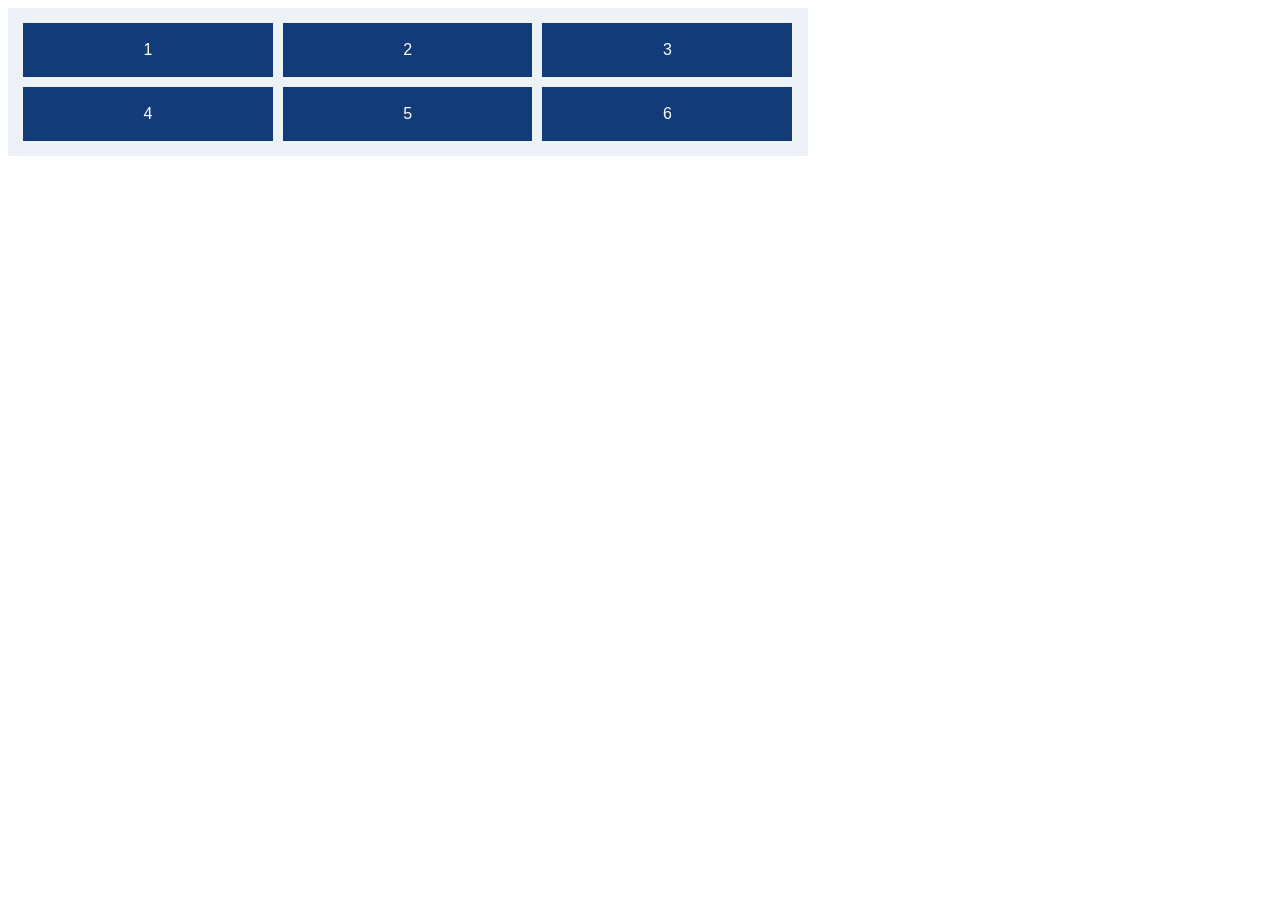
<file: semana3/flexbox.html>
<!DOCTYPE html>
<html lang="en">
<head>
    <meta charset="UTF-8">
    <meta name="viewport" content="width=device-width, initial-scale=1.0">
    <link rel="stylesheet" href="css/flexbox_style.css">
    <title>Document</title>
</head>
<body>
    <div class="contenedor">
  <div class="elemento">1</div>
  <div class="elemento">2</div>
  <div class="elemento">3</div>
  <div class="elemento">4</div>
  <div class="elemento">5</div>
  <div class="elemento">6</div>
</div>
</body>
</html>
</file>
<file: BaseEjemplosSemana4/DemoLayout/css/estilos.css>
:root {
  --bg: #f4f6f8;
  --surface: #ffffff;
  --text: #20252b;
  --muted: #66717d;
  --line: #dfe4e8;
  --accent: #22577a;
  --accent-soft: #eaf2f7;
  --header-height: 72px;
  --footer-height: 54px;
}

* {
  box-sizing: border-box;
}

html {
  scroll-behavior: smooth;
}

body {
  margin: 0;
  background: var(--bg);
  color: var(--text);
  font-family: Arial, Helvetica, sans-serif;
  line-height: 1.6;
}

a {
  color: inherit;
}

/* =========================================================
   ENCABEZADO Y NAVEGACIÓN
   La distribución y el posicionamiento se completarán en clase.
   ========================================================= */

.site-header {
  background: rgba(255, 255, 255, 0.96);
  border-bottom: 1px solid var(--line);
  position: fixed;
  top: 0;
  left: 0;
  width: 100%;
}

.header-inner,
.footer-inner,
.page-content {
  width: 90%;
  max-width: 1120px;
  margin: 0 auto;
}

.header-inner {
  min-height: var(--header-height);
  display: flex;
  justify-content: space-between;
  align-items: center;
}

.brand {
  color: var(--accent);
  font-size: 1.2rem;
  font-weight: 700;
  letter-spacing: 0.02em;
  text-decoration: none;
}

.main-nav ul {
  margin: 0;
  padding: 0;
  list-style: none;
}

.menu{
  display: flex;
  gap: 0.35rem;
  align-items: center;
}

.menu a {
  display: block;
  padding: 0.7rem 0.9rem;
  border-radius: 0.55rem;
  color: #3c4650;
  font-size: 0.95rem;
  text-decoration: none;
}

.menu > li{
  position: relative;
}

.menu > li > a:hover,
.menu > li > a:focus-visible,
.menu > li:focus-within > a {
  background: var(--accent-soft);
  color: var(--accent);
}

.submenu-arrow {
  margin-left: 0.2rem;
  font-size: 0.8em;
}

.submenu {
  position: absolute;
  left: 0;
  top: 100%;
  display: none;
  min-width: 190px;
  padding: 0.45rem;
  background: var(--surface);
  border: 1px solid var(--line);
  border-radius: 0.7rem;
  box-shadow: 0 12px 28px rgba(26, 38, 49, 0.14);
}

.has-submenu:hover .submenu{
  display: block;
}

.submenu a {
  border-radius: 0.45rem;
}

.submenu a:hover,
.submenu a:focus-visible {
  background: var(--accent-soft);
}

/* =========================================================
   CONTENIDO
   Estas reglas ya están resueltas para concentrar la demo.
   ========================================================= */

.page-content {
  padding-top: 4rem;
  padding-bottom: 4rem;
  margin-top: var(--header-height);
}

.hero {
  padding: 4rem;
  background: var(--surface);
  border: 1px solid var(--line);
  border-radius: 1.25rem;
}

.hero h1,
.section-block h2 {
  margin: 0;
  line-height: 1.15;
}

.hero h1 {
  max-width: 720px;
  font-size: clamp(2.3rem, 6vw, 4.8rem);
  letter-spacing: -0.04em;
}

.hero > p:not(.eyebrow) {
  max-width: 720px;
  margin: 1.5rem 0 2rem;
  color: var(--muted);
  font-size: 1.05rem;
}

.eyebrow {
  margin: 0 0 0.75rem;
  color: var(--accent);
  font-size: 0.78rem;
  font-weight: 700;
  letter-spacing: 0.12em;
  text-transform: uppercase;
}

.primary-action {
  display: inline-block;
  padding: 0.8rem 1rem;
  background: var(--accent);
  border-radius: 0.55rem;
  color: white;
  font-weight: 700;
  text-decoration: none;
}

.section-block {
  margin-top: 3rem;
  padding: 2.5rem;
  background: var(--surface);
  border: 1px solid var(--line);
  border-radius: 1rem;
}

.section-heading {
  margin-bottom: 1.5rem;
}

.card-list {
  display: flex;
  gap: 1rem;
}

.card {
  flex: 1;
  padding: 1.5rem;
  background: #fbfcfd;
  border: 1px solid var(--line);
  border-radius: 0.85rem;
}

.card h3 {
  margin: 0.7rem 0 0.5rem;
}

.card p {
  margin: 0 0 1rem;
  color: var(--muted);
}

.card a {
  color: var(--accent);
  font-weight: 700;
  text-decoration: none;
}

.card-tag {
  display: inline-block;
  padding: 0.2rem 0.55rem;
  background: var(--accent-soft);
  border-radius: 999px;
  color: var(--accent);
  font-size: 0.75rem;
  font-weight: 700;
}

.split-section,
.callout {
  display: flex;
  align-items: flex-start;
  justify-content: space-between;
  gap: 3rem;
}

.split-section > *,
.callout > * {
  flex: 1;
}

.split-section > p,
.callout > p {
  margin: 0;
  color: var(--muted);
}

/* =========================================================
   PIE DE PÁGINA
   El posicionamiento se completará en clase.
   ========================================================= */

.site-footer {
  background: #1f2933;
  color: #e9eef2;
  position: fixed;
  bottom: 0;
  left: 0;
  width: 100%;
}

.footer-inner {
  min-height: var(--footer-height);
  display: flex;
  align-items: center;
  justify-content: space-between;
  gap: 1rem;
  font-size: 0.85rem;
}
</file>
<file: LaboratorioDOM/LaboratorioDOM/css/styles.css>
:root {
  --azul: #123B7A;
  --dorado: #C8AD55;
  --gris: #2B2B2B;
  --claro: #F3F4F6;
  --borde: #DDE3EC;
  --blanco: #FFFFFF;
}
* { box-sizing: border-box; }
html { font-family: "Segoe UI", system-ui, sans-serif; color: var(--gris); background: #F8F9FB; }
body { margin: 0; }
button, input { font: inherit; }
button { cursor: pointer; }
button:focus-visible, input:focus-visible { outline: 3px solid var(--dorado); outline-offset: 3px; }
.encabezado { background: var(--blanco); border-bottom: 3px solid var(--azul); padding: 15px max(24px, calc((100% - 1550px)/2)); display: flex; align-items: center; justify-content: space-between; gap: 20px; }
.marca { color: var(--azul); font-weight: 800; letter-spacing: .04em; font-size: 20px; }
.marca__division { color: #526176; font-size: 14px; font-weight: 500; letter-spacing: 0; }
.encabezado__detalle { color: #5E6D80; font-size: 13px; }
.pagina { max-width: 1590px; margin: 0 auto; padding: 28px 28px 56px; }
.presentacion { display: flex; justify-content: space-between; gap: 24px; align-items: center; padding-bottom: 24px; }
.sobrelinea { color: var(--azul); font-weight: 750; letter-spacing: .10em; text-transform: uppercase; font-size: 11px; margin: 0 0 6px; }
h1 { font-size: clamp(27px, 2.5vw, 40px); color: var(--azul); letter-spacing: -.03em; margin: 0 0 8px; }
.presentacion p:not(.sobrelinea) { color: #65748A; margin: 0; font-size: 14px; }
.distribucion { display: grid; grid-template-columns: minmax(0, 1fr) 390px; gap: 22px; align-items: start; }
.escenario { min-width: 0; }
.seccion, .guia { background: var(--blanco); border: 1px solid var(--borde); border-radius: 13px; box-shadow: 0 4px 15px rgba(17, 35, 63, .035); }
.seccion { margin-bottom: 20px; padding: 23px; }
.seccion__cabecera { display: flex; align-items: center; justify-content: space-between; gap: 15px; margin-bottom: 17px; }
.seccion__etiqueta { margin: 0 0 4px; font-size: 10px; letter-spacing: .12em; text-transform: uppercase; color: #6C7E97; font-weight: 750; }
h2 { font-size: 19px; margin: 0; color: var(--azul); letter-spacing: -.02em; }
h3 { font-size: 15px; }
.etiqueta-sistema { background: #EDF2F8; border: 1px solid #D7E1ED; color: var(--azul); border-radius: 999px; padding: 7px 11px; font-size: 11px; white-space: nowrap; }
.filtros { background: var(--claro); border-radius: 9px; padding: 11px 14px; display: flex; gap: 13px; align-items: center; flex-wrap: wrap; font-size: 12px; color: #4A5B72; margin-bottom: 17px; }
.filtros__titulo { font-weight: 700; }
.filtros label { display: inline-flex; align-items: center; gap: 5px; }
.filtros input { accent-color: var(--azul); }
.tarjetas { display: grid; grid-template-columns: repeat(2, minmax(0,1fr)); gap: 13px; }
.taller { border: 1px solid #DBE3EE; border-radius: 11px; padding: 17px; background: #fff; transition: border-color .15s, box-shadow .15s, transform .15s; min-width: 0; }
.taller__meta, .taller__pie { display: flex; align-items: center; justify-content: space-between; gap: 8px; }
.taller__meta { font-size: 10px; color: #526782; }
.categoria { background: #EDF2F9; padding: 5px 8px; border-radius: 5px; color: var(--azul); font-weight: 700; }
.modalidad { color: #6C798B; }
.taller h3 { color: #203B60; font-size: 17px; margin: 15px 0 8px; }
.taller__descripcion { font-size: 12px; line-height: 1.6; color: #68778A; min-height: 39px; margin: 0 0 14px; }
.taller__pie { padding-top: 12px; border-top: 1px solid #E9EDF3; font-size: 11px; }
.nivel { color: #617188; }
.taller__pie strong { color: var(--azul); }
.taller.destacado { border: 2px solid var(--dorado); box-shadow: 0 0 0 4px #C8AD5527; transform: translateY(-1px); }
.taller.resaltado { background: #FFFDF3; }
.taller.atenuada { opacity: .76; }
.mensaje { margin: 17px 0 0; font-size: 11px; color: #728197; }
.detalle-seccion { font-size: 12px; color: #738097; margin: -6px 0 18px; }
.rejilla-listas { display: grid; grid-template-columns: repeat(2, minmax(0,1fr)); gap: 12px; }
.zona-lista { background: #F7F9FB; border: 1px solid #E4EAF2; border-radius: 9px; padding: 15px; }
.zona-lista h3 { color: var(--azul); font-size: 12px; margin: 0 0 11px; }
.lista-nodos { padding-left: 20px; margin: 0; color: #52647B; font-size: 12px; line-height: 1.8; }
.lista-nodos li::marker { color: var(--dorado); }
.pie-ejemplos { display: grid; gap: 10px; margin-top: 15px; font-size: 12px; }
.estado { border: 1px dashed #AABBD1; padding: 12px; border-radius: 7px; width: 100%; }
.estado.compacta { max-width: 340px; }
.estado.amplia { max-width: 100%; }
.estado.activo { border-style: solid; background: #EDF3FB; border-color: var(--azul); }
.estado.atenuada { color: #8892A0; }
#nota-temporal { padding: 10px 12px; margin: 0; background: #FFFBE9; border: 1px solid #F0E6BC; border-radius: 6px; }
.panel-navegacion { background: #F7F9FC; border: 1px solid #E4EAF2; border-radius: 10px; padding: 12px 22px; }
.panel-navegacion ol { padding-left: 22px; display: flex; flex-wrap: wrap; gap: 14px 28px; font-size: 13px; }
.panel-navegacion li::marker { color: var(--azul); font-weight: 800; }
.guia { position: sticky; top: 15px; max-height: calc(100vh - 30px); display: flex; flex-direction: column; min-height: 650px; overflow: hidden; }
.guia__cabecera { padding: 21px 21px 10px; }
.guia__cabecera h2 { font-size: 18px; }
.guia__cabecera p:not(.sobrelinea) { font-size: 12px; line-height: 1.55; color: #758197; margin: 8px 0 0; }
.navegacion-etapas { display: grid; grid-template-columns: 1fr 1fr; gap: 5px; padding: 9px 18px 13px; max-height: 222px; overflow-y: auto; border-bottom: 1px solid #E8EDF4; }
.navegacion-etapas button { background: #F8FAFC; border: 1px solid #E7ECF2; color: #485A73; border-radius: 6px; padding: 9px 7px; text-align: left; font-size: 10px; line-height: 1.3; }
.navegacion-etapas button small { display: block; color: #8491A4; font-size: 9px; margin-top: 3px; }
.navegacion-etapas button[aria-current="step"] { background: #EBF1F9; color: var(--azul); border-color: #89A6CA; font-weight: 750; }
.actividad { overflow-y: auto; flex: 1; padding: 17px 19px 20px; }
.actividad__meta { display: flex; justify-content: space-between; font-size: 10px; color: #70839B; }
.actividad h3 { color: var(--azul); font-size: 17px; margin: 9px 0 15px; }
.bloque-instruccion { font-size: 12px; margin-bottom: 13px; border-left: 3px solid #9CB0C8; padding-left: 11px; }
.bloque-instruccion strong { color: #526780; font-size: 11px; }
.bloque-instruccion p { color: #67768C; margin: 4px 0 0; line-height: 1.55; }
.bloque-instruccion--tarea { border-color: var(--dorado); }
.bloque-instruccion--tarea strong { color: #765F1F; }
.criterio { background: #F7F9FB; border-radius: 7px; padding: 11px 12px; color: #56677D; line-height: 1.5; font-size: 11px; }
.criterio::before { content: "Comprobación: "; font-weight: 700; color: var(--azul); }
.actividad__acciones { display: flex; gap: 8px; margin: 15px 0 10px; }
.boton { padding: 10px 12px; border-radius: 7px; font-weight: 700; font-size: 11px; border: 1px solid transparent; }
.boton--primario { color: #fff; background: var(--azul); }
.boton--acento { background: #F6F1E0; border-color: #E2D4A0; color: #735D23; }
.boton--secundario { color: var(--azul); background: #fff; border-color: #C5D2E3; }
.ayuda { color: #8792A2; font-size: 10px; line-height: 1.6; }
code { font-family: Consolas, "Liberation Mono", monospace; font-size: .94em; }
.salida { margin-top: 17px; border: 1px solid #E0E7F0; overflow: hidden; border-radius: 8px; }
.salida__titulo { padding: 9px 11px; font-weight: 700; font-size: 11px; background: #EDF2F8; color: var(--azul); }
.salida__titulo span { color: #697E9A; font-weight: 400; }
.salida pre { min-height: 70px; white-space: pre-wrap; word-break: break-word; color: #41526B; padding: 12px; margin: 0; background: #FAFBFD; font-size: 11px; line-height: 1.65; }
.pie-pagina { text-align: center; color: #8995A5; font-size: 11px; padding: 15px; }
@media(max-width: 1150px) { .distribucion { grid-template-columns: minmax(0,1fr) 350px; } .tarjetas, .rejilla-listas { grid-template-columns: 1fr; } }
@media(max-width: 800px) { .pagina { padding: 18px 13px; } .encabezado__detalle { display:none; } .distribucion { grid-template-columns:1fr; } .guia { position:static; max-height:none; min-height:0; } .navegacion-etapas { max-height: 190px; } .actividad { max-height:650px; } .tarjetas,.rejilla-listas { grid-template-columns: repeat(2,minmax(0,1fr)); } }
@media(max-width: 520px) { .tarjetas,.rejilla-listas { grid-template-columns:1fr; } .presentacion { flex-direction: column; align-items: flex-start; } .seccion{padding:17px;} .seccion__cabecera{align-items:flex-start; flex-direction:column;} .actividad__acciones { flex-direction:column; } }
.etiqueta-promocion { background: #FFF8DB; border-color: #E8DCA8; color: #6F591B; }
</file>
<file: semana8/EjemploEventos/styles.css>
:root { --brand: #8b0e13; --brand-dark: #670b0f; }
body { background: #f5f6f8; color: #252b33; }
.site-header { background: var(--brand); color: #fff; }
.eyebrow { font-size: .77rem; letter-spacing: .09em; text-transform: uppercase; opacity: .82; }
.year { opacity: .8; }
.card { border-radius: 1rem; }
.summary-card { position: sticky; top: 1.5rem; }
.btn-primary { --bs-btn-bg: var(--brand); --bs-btn-border-color: var(--brand); --bs-btn-hover-bg: var(--brand-dark); --bs-btn-hover-border-color: var(--brand-dark); --bs-btn-active-bg: var(--brand-dark); --bs-btn-active-border-color: var(--brand-dark); }
.form-control:focus, .form-check-input:focus { border-color: #bb777a; box-shadow: 0 0 0 .25rem rgba(139,14,19,.12); }
.form-check-input:checked { background-color: var(--brand); border-color: var(--brand); }
@media (max-width: 991.98px) { .summary-card { position: static; } }
</file>
<file: semana1/css/style.css>
/*
*{
    border: 1px;
    border-style: dotted;
}
*/


body{
    background: linear-gradient(0deg,rgba(34, 193, 195, 1) 0%, rgba(253, 187, 45, 1) 100%);
    /*background: linear-gradient(90deg,rgba(42, 123, 155, 1) 0%, rgba(87, 199, 133, 1) 50%, rgba(237, 221, 83, 1) 100%);
    background-image: url(../img/fas.png);
    background-color: lightgrey;*/
    color: #2b2b2b;
}

header{
    background-color: #123b7a;
    color: white;
    text-align: center;
    padding: 30px;
}

header h1{
    font-family: 'Times New Roman', Times, serif;
    font-size: 28px;
}

nav{
    background-color: white;
    text-align: center;
}

.container{
    max-width: 760px;
    padding: 20px;
    margin: 30px auto;
}

.container article{
    background-color: white;
    padding: 20px;

}

footer{
    background-color: #123b7a;
    color: white;
    text-align: center;
}
</file>
<file: semana3/css/styles.css>
/* Definicion de variables CSS */
:root{
    --color-fondo: #f6f4ef;
    --color-texto: #222222;
    --color-principal: #8b2232;
    --color-acento: #d6a657;
}

body{
    margin: 0;
    font-family: 'Segoe UI', Tahoma, Geneva, Verdana, sans-serif;
    line-height: 1.6;
    background-color: var(--color-fondo);
    color: var(--color-texto)
}

h1, h2, h3, p{
    margin-top: 0;
}

.hero{
    margin: 24px;
    padding: 80px 40px;
    background-color: var(--color-principal);
    color: white;
    border-radius: 20px;
}

.hero__contenido{
    width: 80%;
    max-width: 760px;
    margin: 0 auto;
    text-align: center;
}

.hero__etiqueta{
    display: inline-block;
    margin-bottom: 10px;
    font-size: 0.75rem;
    font-weight: 700;
    letter-spacing: 0.14em;
    color: var(--color-acento);
}

.hero__etiqueta h1{
    margin-bottom: 10px;
    font-size: 3.6rem;
    line-height: 1.05;
}

.hero p{
    margin-bottom: 0;
    color: #f2e9eb;
    font-size: 1.1rem;
}

.contenedor{
    width: 1100px;
    margin: 0 auto;

}

.presentacion{
    display: flex;
    padding: 70px 0 36px;
}

.presentacion > div{
    width: 50%;
}

.presentacion > .presentacion__texto{
    width: 50%;
    margin-bottom: 0;
    padding-left: 50px;
    color: #666666;
}

.seccion-etiqueta{
    margin-bottom: 10px;
    color: var(--color-acento);
    font-size: 0.75rem;
    font-weight: bold;
    letter-spacing: 0.14rem;
}

.presentacion h2{
    font-size: 2rem;
    line-height: 1.5;
}

.cursos{
    display: flex;
    margin: 36px 0 70px;
}

.curso{
    width: 33.33%;
    margin: 0 10px;
    padding: 30px;
    background-color: white;
    border-radius: 20px;
}

.cursos article:nth-child(1){
    margin-left: 0px;
}

.curso__numero{
    color: var(--color-principal);
    margin-bottom: 30px;
    display: block;
    font-weight: 700;
}

.curso h3{
    margin-bottom: 10px;
    font-size: 1.5rem;
}

.curso p{
    margin-bottom: 25px;
    color: var(--color-texto);
}
</file>
<file: semana3/css/flexbox_style.css>
*{
  box-sizing: border-box;
}
.contenedor {
  display: flex;
  flex-direction: row;
  flex-wrap: wrap;
  background-color: #eef1f5;
  padding: 10px;
  width: 800px;
}

.elemento {
  background-color: #123B7A;
  color: white;
  padding: 18px;
  margin: 5px;
  min-width: 55px;
  text-align: center;
  font-family: sans-serif;
  width: calc(33.3% - 10px);  
}
</file>
